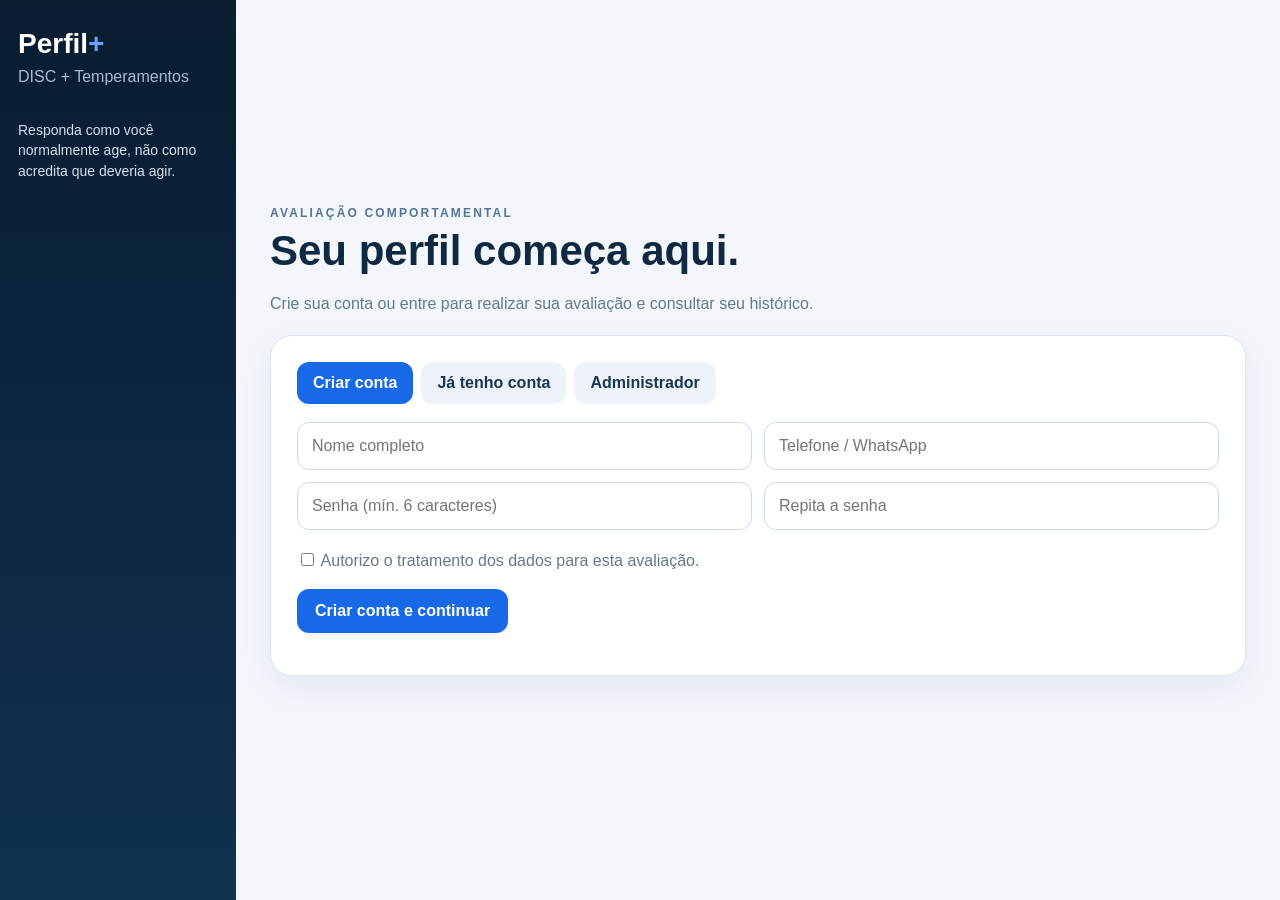
<file: index.html>
<!doctype html>
<html lang="pt-BR">
<head>
<meta charset="utf-8">
<meta name="viewport" content="width=device-width,initial-scale=1">
<title>Perfil+ | Avaliação Comportamental</title>
<style>
:root{--navy:#0b2036;--navy2:#123553;--blue:#1769e8;--blue2:#5d9cff;--bg:#f3f6fb;--line:#dfe7f1;--text:#102942;--muted:#66788d;--green:#1f9d62;--yellow:#d89a15;--red:#cf3b3b;--gold:#c89a42}
*{box-sizing:border-box}body{margin:0;font-family:Inter,Arial,sans-serif;background:var(--bg);color:var(--text)}button,input,select{font:inherit}.app{min-height:100vh;display:grid;grid-template-columns:236px 1fr}.side{background:linear-gradient(180deg,#091c30,#103250);color:#fff;padding:28px 18px;position:sticky;top:0;height:100vh}.brand{font-size:28px;font-weight:900}.brand i{color:#66a4ff;font-style:normal}.sideSub{color:#a8bbce;margin-top:8px}.sideText{margin-top:34px;color:#d4e1ed;line-height:1.45;font-size:14px}.logout{margin-top:32px;background:none;border:0;color:#b9cad9;cursor:pointer;padding:0}.main{padding:34px;max-width:1240px;width:100%;margin:auto}.hidden{display:none!important}.ey{font-size:12px;letter-spacing:.18em;font-weight:900;color:#54749a}h1{font-size:42px;margin:7px 0 8px}h2,h3{color:#122f4d}.muted{color:var(--muted);line-height:1.6}.card{background:#fff;border:1px solid var(--line);border-radius:22px;padding:26px;margin:18px 0;box-shadow:0 12px 34px #173b6010}.btn{border:0;border-radius:12px;padding:13px 18px;font-weight:800;cursor:pointer;background:var(--blue);color:#fff}.secondary{background:#eaf1f8;color:#17324f}.danger{background:#fff1f1;color:#b92b2b;border:1px solid #f2cece}.ghostDanger{background:#fff;color:#b92b2b;border:1px solid #efcaca}.tabs{display:flex;gap:8px;flex-wrap:wrap}.tabs button{border:0;border-radius:12px;padding:12px 16px;font-weight:800;background:#edf3f9;color:#183653;cursor:pointer}.tabs .on{background:var(--blue);color:#fff}.fields{display:grid;grid-template-columns:1fr 1fr;gap:12px;margin:18px 0}input,select{padding:14px;border:1px solid #ccd8e6;border-radius:12px;background:#fff;color:var(--text);width:100%}.progress{height:9px;background:#dde6f0;border-radius:99px;overflow:hidden}.progress i{display:block;height:100%;background:var(--blue)}.q{font-size:25px;line-height:1.35}.scale{display:grid;grid-template-columns:repeat(5,1fr);gap:10px}.choice{border:1px solid #dce5ef;border-radius:15px;padding:14px 8px;text-align:center;cursor:pointer;background:#fff}.choice.sel{background:#eef5ff;border-color:#2678f2;box-shadow:0 0 0 2px #2678f21c}.emoji{font-size:28px}.actions{display:flex;justify-content:space-between;gap:10px}.line{display:flex;justify-content:space-between;gap:14px}.mini{height:8px;background:#e7edf4;border-radius:9px;overflow:hidden}.mini i{display:block;height:100%;background:linear-gradient(90deg,#1769e8,#5d9cff)}.score{margin:13px 0}.note{padding:14px 16px;background:#fff8dd;border:1px solid #f1dfa0;border-radius:12px;color:#6e590b;line-height:1.5}
/* participante */
.historyItem{display:flex;align-items:center;justify-content:space-between;gap:16px;padding:16px 0;border-bottom:1px solid #e8eef5}.historyItem:last-child{border-bottom:0}.historyMeta{display:flex;gap:10px;flex-wrap:wrap;margin-top:6px}.badge{display:inline-flex;align-items:center;border-radius:999px;padding:6px 10px;font-size:12px;font-weight:800}.bDone{background:#eaf8f0;color:#18784b}.bDoing{background:#fff5dc;color:#9a6a00}.bDisc{background:#edf4ff;color:#1559b7}.bTemp{background:#f4edff;color:#6c45a8}
/* admin */
.adminHero{display:flex;align-items:flex-end;justify-content:space-between;gap:20px;margin-bottom:20px}.adminHero p{margin:0;color:var(--muted)}.adminMark{width:54px;height:54px;border-radius:18px;background:linear-gradient(145deg,var(--navy),#1d5683);color:#fff;display:flex;align-items:center;justify-content:center;font-size:25px;box-shadow:0 14px 30px #0b203624}.kpis{display:grid;grid-template-columns:repeat(4,1fr);gap:14px}.kpi{background:linear-gradient(145deg,#fff,#fbfdff);border:1px solid var(--line);border-radius:20px;padding:20px;position:relative;overflow:hidden;box-shadow:0 12px 30px #173b6009}.kpi:after{content:'';position:absolute;width:70px;height:70px;border-radius:50%;right:-26px;top:-26px;background:#1769e80a}.kpiIcon{width:38px;height:38px;border-radius:12px;background:#eef5ff;display:flex;align-items:center;justify-content:center;margin-bottom:12px}.kpiLabel{color:#73869a;font-size:13px}.kpi b{font-size:31px;display:block;margin-top:2px}.adminToolbar{background:#fff;border:1px solid var(--line);border-radius:22px;padding:18px;margin:20px 0 14px;box-shadow:0 12px 30px #173b6008}.toolbarTop{display:grid;grid-template-columns:1.5fr .8fr .8fr .8fr auto;gap:10px}.resultCount{font-size:13px;color:#718196;margin:12px 2px 0}.adminList{display:grid;gap:12px}.personCard{background:#fff;border:1px solid var(--line);border-radius:20px;padding:18px;display:grid;grid-template-columns:minmax(220px,1.5fr) minmax(120px,.7fr) minmax(120px,.7fr) minmax(130px,.8fr) auto;gap:16px;align-items:center;box-shadow:0 10px 26px #173b6008;transition:.15s}.personCard:hover{transform:translateY(-1px);box-shadow:0 16px 34px #173b6011}.personName{font-weight:900;font-size:16px}.personPhone{font-size:13px;color:#718196;margin-top:4px}.labelTiny{display:block;font-size:11px;text-transform:uppercase;letter-spacing:.08em;color:#8293a5;margin-bottom:5px}.personActions{display:flex;gap:7px;justify-content:flex-end;flex-wrap:wrap}.smallBtn{border:0;border-radius:10px;padding:9px 11px;font-weight:800;cursor:pointer;font-size:12px}.viewBtn{background:#eaf2ff;color:#1769e8}.deleteBtn{background:#fff0f0;color:#bc3030}.deleteUserBtn{background:#fff;color:#bc3030;border:1px solid #efcaca}.empty{background:#fff;border:1px dashed #cad6e4;border-radius:18px;padding:34px;text-align:center;color:#718196}
/* relatório */
.heroResult{background:radial-gradient(circle at 88% 18%,#2f72b94d,transparent 28%),linear-gradient(145deg,#0c2037,#173c61);color:#fff;border-radius:26px;padding:34px;box-shadow:0 22px 50px #0c203729}.heroResult h2,.heroResult h3{color:#fff;margin:8px 0}.heroResult h2{font-size:38px}.resultBadge{display:inline-flex;padding:8px 12px;border:1px solid #ffffff29;background:#ffffff10;border-radius:999px;font-size:12px;font-weight:900;letter-spacing:.08em}.chips{display:flex;flex-wrap:wrap;gap:8px;margin-top:18px}.chip{padding:8px 11px;border-radius:999px;background:#ffffff12;border:1px solid #ffffff20;color:#eaf4ff;font-size:12px;font-weight:800}.reportGrid{display:grid;grid-template-columns:1fr 1fr;gap:18px;margin-top:18px}.resultPanel{background:#fff;border:1px solid var(--line);border-radius:20px;padding:22px;box-shadow:0 10px 28px #18344e0a}.sectionHead{margin:34px 0 14px}.sectionHead small{display:block;color:#1769e8;font-weight:900;letter-spacing:.13em;font-size:11px;margin-bottom:5px}.sectionHead h2{font-size:28px;margin:0}.profileGrid{display:grid;grid-template-columns:repeat(2,1fr);gap:14px}.featureCard{background:#fff;border:1px solid var(--line);border-radius:18px;padding:20px;min-height:155px}.featureIcon{width:38px;height:38px;display:flex;align-items:center;justify-content:center;border-radius:12px;background:#edf4ff;font-size:19px;margin-bottom:12px}.featureCard h3{font-size:17px;margin:0 0 8px}.featureCard p{margin:0;color:#60748b;line-height:1.6}.strengthGrid{display:grid;grid-template-columns:1fr 1fr;gap:14px}.strengthBox,.attentionBox{border-radius:18px;padding:20px}.strengthBox{background:#effaf4;border:1px solid #ccebd9}.attentionBox{background:#fff7ef;border:1px solid #f0dac4}.cleanList{padding-left:19px;margin:10px 0 0}.cleanList li{margin:8px 0;line-height:1.45}.temperamentHero{background:linear-gradient(135deg,#f5f1ff,#eef6ff);border:1px solid #dcd9f4;border-radius:22px;padding:24px}.temperamentLabel{font-size:11px;font-weight:900;letter-spacing:.14em;color:#6b5db7}.comboBox{margin-top:18px;border-radius:18px;padding:20px;background:#0f2944;color:#eaf4ff}.comboBox h3{color:#fff;margin-top:0}.reportActions{display:flex;justify-content:flex-end;gap:10px;margin:18px 0}.reportFoot{margin-top:22px;font-size:12px;color:#718196;line-height:1.5}.infoGrid{display:grid;grid-template-columns:repeat(3,1fr);gap:12px}.infoBox{padding:15px;border:1px solid #e0e8f1;border-radius:14px;background:#fbfdff}.infoBox span{display:block;color:#718196;font-size:12px;margin-bottom:6px}.officeGrid{display:grid;grid-template-columns:repeat(2,1fr);gap:14px}.officeCard{background:linear-gradient(145deg,#fff,#f7faff);border:1px solid #dce6f2;border-radius:18px;padding:20px;position:relative;overflow:hidden}.officeCard:before{content:'';position:absolute;left:0;top:0;bottom:0;width:4px;background:#1769e8}.managerNote{margin-top:14px;background:#eef5ff;border:1px solid #d2e3fb;border-radius:18px;padding:20px}.doDont{display:grid;grid-template-columns:1fr 1fr;gap:14px;margin-top:14px}.doBox,.dontBox{border-radius:18px;padding:18px}.doBox{background:#effaf4;border:1px solid #ccebd9}.dontBox{background:#fff4f1;border:1px solid #f2d0c7}.adminOnly{border:2px solid #d9e7f8;border-radius:24px;padding:22px;margin-top:26px;background:#f9fbfe}.adminOnlyTitle{display:flex;align-items:center;gap:10px;margin-bottom:4px}.adminOnlyTitle span{width:34px;height:34px;border-radius:10px;background:#0f2944;color:#fff;display:flex;align-items:center;justify-content:center}.adminOnlyTitle h2{margin:0}.adminOnly>p{margin-top:4px;color:#718196}.detailTopActions{display:flex;gap:10px;flex-wrap:wrap;justify-content:space-between;align-items:center}.detailDanger{display:flex;gap:8px;flex-wrap:wrap}
@media print{.side,.reportActions,.btn,.detailTopActions,.adminOnly{display:none!important}.app{display:block}.main{max-width:none;padding:0}.card,.resultPanel,.featureCard{box-shadow:none;break-inside:avoid}.heroResult{box-shadow:none}}
@media(max-width:980px){.toolbarTop{grid-template-columns:1fr 1fr}.kpis{grid-template-columns:1fr 1fr}.personCard{grid-template-columns:1fr 1fr}.personActions{justify-content:flex-start}}
@media(max-width:680px){.app{grid-template-columns:1fr}.side{height:auto;position:relative;padding:17px}.sideText{display:none}.main{padding:20px 12px}.fields,.reportGrid,.profileGrid,.strengthGrid,.infoGrid,.officeGrid,.doDont,.toolbarTop,.personCard{grid-template-columns:1fr}.scale{grid-template-columns:1fr}.kpis{grid-template-columns:1fr 1fr}h1{font-size:32px}.adminHero{align-items:flex-start}.adminMark{display:none}.personActions{justify-content:flex-start}.heroResult{padding:24px}.heroResult h2{font-size:30px}.historyItem{align-items:flex-start;flex-direction:column}}
</style>
</head>
<body>
<div class="app">
<aside class="side"><div class="brand">Perfil<i>+</i></div><div class="sideSub">DISC + Temperamentos</div><div class="sideText">Responda como você normalmente age, não como acredita que deveria agir.</div><button id="logout" class="logout hidden">Sair</button></aside>
<main class="main">
<section id="auth"><div class="ey">AVALIAÇÃO COMPORTAMENTAL</div><h1>Seu perfil começa aqui.</h1><p class="muted">Crie sua conta ou entre para realizar sua avaliação e consultar seu histórico.</p><div class="card"><div class="tabs"><button id="tc" class="on">Criar conta</button><button id="tl">Já tenho conta</button><button id="ta">Administrador</button></div><div id="create"><div class="fields"><input id="rn" placeholder="Nome completo"><input id="rp" placeholder="Telefone / WhatsApp"><input id="rs" type="password" placeholder="Senha (mín. 6 caracteres)"><input id="rs2" type="password" placeholder="Repita a senha"></div><label class="muted"><input id="cons" type="checkbox" style="width:auto"> Autorizo o tratamento dos dados para esta avaliação.</label><p><button class="btn" id="register">Criar conta e continuar</button></p></div><div id="login" class="hidden"><div class="fields"><input id="lp" placeholder="Telefone"><input id="ls" type="password" placeholder="Senha"></div><button class="btn" id="enter">Entrar</button></div><div id="adminLogin" class="hidden"><div class="fields"><input id="ap" placeholder="Telefone do administrador"><input id="as" type="password" placeholder="Senha"></div><button class="btn" id="adminEnter">Entrar no painel</button></div></div></section>
<section id="home" class="hidden"><div class="ey">ÁREA DO PARTICIPANTE</div><h1>Olá, <span id="name"></span>.</h1><div class="card"><h2>Avaliação comportamental</h2><p class="muted">48 questões • DISC + quatro temperamentos • aproximadamente 10–15 minutos.</p><button class="btn" id="start">Iniciar / continuar avaliação</button></div><div class="card"><h2>Meu histórico</h2><div id="history"></div></div></section>
<section id="test" class="hidden"><div class="ey">AVALIAÇÃO</div><h1>Responda com sinceridade.</h1><div class="card"><div class="line"><b id="qc"></b><span id="pct"></span></div><div class="progress"><i id="bar"></i></div><h2 class="q" id="question"></h2><p class="muted">Quanto você concorda com esta afirmação?</p><div id="scale" class="scale"></div></div><div class="actions"><button class="btn secondary" id="prev">← Anterior</button><button class="btn" id="next">Próxima →</button></div></section>
<section id="done" class="hidden"><div class="ey">ANÁLISE COMPORTAMENTAL</div><h1>Seu resultado</h1><div id="report"></div><button class="btn secondary" id="back">Voltar</button></section>
<section id="admin" class="hidden"><div class="adminHero"><div><div class="ey">PAINEL ADMINISTRATIVO</div><h1>Gestão de perfis</h1><p>Acompanhe avaliações, resultados e histórico dos participantes.</p></div><div class="adminMark">⌁</div></div><div class="kpis" id="kpis"></div><div class="adminToolbar"><div class="toolbarTop"><input id="search" placeholder="Buscar por nome ou telefone"><select id="filterStatus"><option value="">Todos os status</option><option value="concluida">Concluídas</option><option value="em_andamento">Em andamento</option></select><select id="filterDisc"><option value="">Todos os DISC</option><option>Dominância</option><option>Influência</option><option>Estabilidade</option><option>Conformidade</option></select><select id="filterTemp"><option value="">Todos os temperamentos</option><option>Colérico</option><option>Sanguíneo</option><option>Melancólico</option><option>Fleumático</option></select><button class="btn secondary" id="export">Exportar CSV</button></div><div id="resultCount" class="resultCount"></div></div><div id="adminList" class="adminList"></div></section>
<section id="adminDetail" class="hidden"><div class="detailTopActions"><button class="btn secondary" id="detailBack">← Voltar ao painel</button><div class="detailDanger"><button class="btn danger" id="detailDeleteTest">Excluir teste</button><button class="btn ghostDanger" id="detailDeleteUser">Excluir cadastro</button></div></div><div class="ey" style="margin-top:28px">DETALHES DO PARTICIPANTE</div><h1 id="detailName"></h1><div id="detailContent"></div></section>
</main></div>
<script>
const URL='https://suuaatnkfyfoqotkrjco.supabase.co',KEY='sb_publishable_rZbPjxi-sUrCzxh5SHd2VQ_t8WMvowl';
const qs=['Quando surge um problema, tenho tendência a assumir a frente para resolvê-lo.','Tenho facilidade para conversar e criar conexão com pessoas que acabei de conhecer.','Prefiro trabalhar em um ambiente estável, com poucas mudanças inesperadas.','Antes de entregar algo importante, costumo conferir os detalhes mais de uma vez.','Quando acredito que uma decisão está errada, não tenho dificuldade em me posicionar.','Costumo demonstrar entusiasmo quando uma ideia me agrada.','Tenho paciência para acompanhar processos que levam bastante tempo.','Fico incomodado quando um trabalho é realizado sem critérios claros de qualidade.','Competição costuma aumentar minha vontade de alcançar um resultado.','Normalmente sou uma das pessoas que mais conversa quando estou em grupo.','Mudanças repentinas podem me tirar do meu ritmo.','Gosto de entender bem uma situação antes de tomar uma decisão importante.','Em situações de pressão, prefiro agir rapidamente a esperar todas as informações.','Tenho facilidade para demonstrar minhas emoções e opiniões.','Geralmente consigo manter a calma quando outras pessoas estão agitadas.','Tenho tendência a perceber erros e inconsistências que outras pessoas deixam passar.','Quando existe um objetivo difícil, gosto do desafio de tentar conquistá-lo.','Sinto-me energizado quando estou interagindo com várias pessoas.','Prefiro resolver conflitos de maneira tranquila em vez de confrontar imediatamente.','Quando recebo uma tarefa nova, gosto de entender exatamente o que é esperado.','Não gosto de depender excessivamente da decisão de outras pessoas para avançar.','É comum eu contar histórias, brincar ou tornar o ambiente mais descontraído.','Consigo manter uma rotina por bastante tempo sem me incomodar.','Costumo analisar consequências antes de fazer algo que possa dar errado.','Se ninguém tomar uma decisão, provavelmente eu tomarei.','Conhecer pessoas novas costuma ser algo natural para mim.','Sou uma pessoa que os outros geralmente consideram paciente.','Organização e planejamento fazem diferença na qualidade do meu trabalho.','Quando tenho convicção sobre algo, posso ser bastante firme para defendê-lo.','Normalmente demonstro rapidamente quando estou animado com alguma coisa.','Prefiro cooperação a competição dentro de uma equipe.','Erros pequenos podem me incomodar mesmo quando o resultado geral ficou bom.','Resultados são mais importantes para mim do que manter um processo exatamente como sempre foi feito.','Tenho facilidade para convencer outras pessoas quando acredito em uma ideia.','Procuro evitar decisões impulsivas quando existe tempo para analisar.','Gosto de trabalhar com padrões, informações e critérios bem definidos.','Em uma discussão profissional, consigo dizer diretamente que discordo.','Gosto de ambientes movimentados e com bastante interação.','Costumo ouvir bastante antes de expressar minha própria opinião.','Antes de concluir uma tarefa complexa, verifico se tudo está correto.','Quando algo está impedindo um resultado, tento remover o obstáculo rapidamente.','Tenho facilidade para motivar ou empolgar outras pessoas.','Pessoas próximas costumam me considerar constante e previsível nas minhas atitudes.','Quando recebo informações contraditórias, procuro investigar antes de chegar a uma conclusão.','Normalmente prefiro assumir responsabilidade por uma decisão a deixar que a situação fique indefinida.','Em grupos novos, geralmente não demora muito para eu começar a participar das conversas.','Mesmo quando estou sob pressão, procuro não mudar bruscamente minha maneira de tratar as pessoas.','Tenho tendência a estabelecer padrões altos para aquilo que faço.'];
const $=x=>document.getElementById(x),ids=['auth','home','test','done','admin','adminDetail'];let me,token,aid,idx=0,ans=Array(48).fill(null),currentDetail=null,myHistory=[];
async function rpc(n,b){const r=await fetch(URL+'/rest/v1/rpc/'+n,{method:'POST',headers:{'Content-Type':'application/json',apikey:KEY,Authorization:'Bearer '+KEY},body:JSON.stringify(b||{})});let d;try{d=await r.json()}catch{}if(!r.ok)throw Error(d?.message||'Erro de conexão');return d}
function show(x){ids.forEach(i=>$(i).classList.toggle('hidden',i!==x));$('logout').classList.toggle('hidden',x==='auth')}
function phone(x){return String(x||'').replace(/\D/g,'')}function esc(x){return String(x??'').replace(/[&<>"']/g,m=>({'&':'&amp;','<':'&lt;','>':'&gt;','"':'&quot;',"'":'&#039;'}[m]))}
function tabs(x){[['create','tc'],['login','tl'],['adminLogin','ta']].forEach(([a,b])=>{$(a).classList.toggle('hidden',a!==x);$(b).classList.toggle('on',a===x)})}
$('tc').onclick=()=>tabs('create');$('tl').onclick=()=>tabs('login');$('ta').onclick=()=>tabs('adminLogin');
async function signin(p,s,admin=false){const d=await rpc('validar_login',{p_telefone:phone(p),p_senha:s}),x=d?.[0];if(!x)throw Error('Login inválido');if(admin&&x.tipo!=='admin')throw Error('Conta sem acesso administrativo');me=x;token=x.token;sessionStorage.setItem('perfilSession',JSON.stringify({me,token}))}
$('register').onclick=async()=>{try{if($('rn').value.trim().length<3||phone($('rp').value).length<8||$('rs').value.length<6||$('rs').value!==$('rs2').value||!$('cons').checked)throw Error('Confira os dados preenchidos.');await rpc('cadastrar_participante',{p_nome:$('rn').value.trim(),p_telefone:phone($('rp').value),p_senha:$('rs').value});await signin($('rp').value,$('rs').value);home()}catch(e){alert(e.message)}};
$('enter').onclick=async()=>{try{await signin($('lp').value,$('ls').value);home()}catch(e){alert(e.message)}};$('adminEnter').onclick=async()=>{try{await signin($('ap').value,$('as').value,true);show('admin');admin()}catch(e){alert(e.message)}};$('logout').onclick=()=>{sessionStorage.clear();me=token=null;show('auth')};
async function home(){show('home');$('name').textContent=(me.nome_completo||'Participante').split(' ')[0];const r=await rpc('minhas_avaliacoes',{p_token:token});myHistory=r;const completed=r.filter(x=>x.status==='concluida').sort((a,b)=>new Date(b.concluido_em||b.iniciado_em)-new Date(a.concluido_em||a.iniciado_em));let lock='';if(completed.length){const d=new Date(completed[0].concluido_em||completed[0].iniciado_em),next=new Date(d);next.setMonth(next.getMonth()+6);if(next>new Date()){lock='<div class="note" style="margin-top:14px">Nova avaliação disponível a partir de <b>'+next.toLocaleDateString('pt-BR')+'</b>.</div>';$('start').disabled=true;$('start').style.opacity='.55'}else{$('start').disabled=false;$('start').style.opacity='1'}}else{$('start').disabled=false;$('start').style.opacity='1'}$('history').innerHTML=(r.length?r.map((x,i)=>'<div class="historyItem"><div><b>'+new Date(x.iniciado_em).toLocaleDateString('pt-BR')+'</b><div class="historyMeta">'+(x.status==='concluida'?'<span class="badge bDone">Concluída</span><span class="badge bDisc">'+esc(x.perfil_disc)+'</span><span class="badge bTemp">'+esc(x.temperamento_principal)+'</span>':'<span class="badge bDoing">Em andamento</span>')+'</div></div>'+(x.status==='concluida'?'<button class="smallBtn viewBtn" onclick="openMyReport('+i+')">Ver minha análise</button>':'')+'</div>').join(''):'<p class="muted">Nenhuma avaliação ainda.</p>')+lock}
window.openMyReport=function(i){const r=myHistory[i];if(!r||r.status!=='concluida')return;$('report').innerHTML=report(r,false);show('done');window.scrollTo(0,0)};
$('start').onclick=async()=>{if($('start').disabled)return;try{aid=await rpc('iniciar_avaliacao',{p_token:token});idx=0;ans=Array(48).fill(null);show('test');render()}catch(e){alert(e.message)}};
const labels=['Discordo totalmente','Discordo','Às vezes / depende','Concordo','Concordo totalmente'],emoji=['😠','🙁','😐','🙂','😄'];function render(){const n=ans.filter(Boolean).length;$('qc').textContent='Questão '+(idx+1)+' de 48';$('pct').textContent=Math.round(n/48*100)+'%';$('bar').style.width=(n/48*100)+'%';$('question').textContent=qs[idx];$('scale').innerHTML=[1,2,3,4,5].map((v,i)=>'<div class="choice '+(ans[idx]===v?'sel':'')+'" data-v="'+v+'"><div class="emoji">'+emoji[i]+'</div><b>'+labels[i]+'</b></div>').join('');document.querySelectorAll('.choice').forEach(x=>x.onclick=()=>{ans[idx]=+x.dataset.v;render()});$('prev').disabled=idx===0;$('next').textContent=idx===47?'Finalizar ✓':'Próxima →'}
$('prev').onclick=()=>{if(idx){idx--;render()}};$('next').onclick=async()=>{if(!ans[idx])return alert('Selecione uma resposta.');try{await rpc('salvar_resposta',{p_token:token,p_avaliacao:aid,p_questao:idx+1,p_resposta:ans[idx]});if(idx<47){idx++;render()}else{await rpc('finalizar_avaliacao',{p_token:token,p_avaliacao:aid});const r=(await rpc('minhas_avaliacoes',{p_token:token})).find(x=>x.id===aid);$('report').innerHTML=report(r,false);show('done')}}catch(e){alert(e.message)}};
function bars(r,a){const x=a?[['Dominância',r.dominancia],['Influência',r.influencia],['Estabilidade',r.estabilidade],['Conformidade',r.conformidade]]:[['Colérico',r.colerico],['Sanguíneo',r.sanguineo],['Melancólico',r.melancolico],['Fleumático',r.fleumatico]];return x.map(z=>'<div class="score"><div class="line"><span>'+z[0]+'</span><b>'+Number(z[1]||0)+'%</b></div><div class="mini"><i style="width:'+Number(z[1]||0)+'%"></i></div></div>').join('')}
const disc={
'Dominância':{tag:'Orientado a resultado e ação',keywords:['Determinado','Direto','Competitivo','Ágil'],summary:'Tende a agir com objetividade, velocidade e foco em superar obstáculos. Prefere autonomia, metas claras e liberdade para decidir como chegar ao resultado.',strengths:['Rapidez para decidir sob pressão','Coragem para enfrentar problemas difíceis','Foco em metas e produtividade','Facilidade para assumir responsabilidade'],attention:['Pode demonstrar impaciência','Pode decidir antes de ouvir todas as perspectivas','Pode ser direto demais para alguns interlocutores','Pode perder interesse em tarefas repetitivas'],communication:'Prefere comunicação curta, clara e orientada ao que precisa ser feito.',decision:'Tende a decidir com rapidez e foco em impacto. Ganha qualidade ao validar riscos e ouvir outras perspectivas.',team:'Costuma acelerar o grupo e desafiar acomodação. Funciona melhor com responsabilidades e metas claras.',leadership:'Tende a estabelecer ritmo e cobrar responsabilidade. O desenvolvimento passa por equilibrar firmeza com escuta.',pressure:'Sob pressão, pode ficar mais controlador e impaciente.',environment:'Ambientes com autonomia, metas e desafios tendem a favorecer o desempenho.',development:'Pratique escuta ativa, delegação real, validação de riscos e adaptação do tom.'},
'Influência':{tag:'Orientado a pessoas e mobilização',keywords:['Comunicativo','Entusiasmado','Persuasivo','Sociável'],summary:'Tende a buscar interação, reconhecimento, conexão e movimento. Pode gerar energia social e envolver pessoas em ideias.',strengths:['Facilidade para criar conexão','Capacidade de entusiasmar pessoas','Boa adaptação social','Persuasão e expressão de ideias'],attention:['Pode perder foco em detalhes','Pode assumir compromissos demais','Pode evitar tarefas repetitivas','Pode decidir pelo entusiasmo do momento'],communication:'Prefere conversas abertas, dinâmicas e com interação.',decision:'Tende a considerar pessoas, possibilidades e clima do ambiente. Registrar critérios e prazos melhora a decisão.',team:'Costuma fortalecer o clima e aproximar pessoas.',leadership:'Tende a inspirar e comunicar visão. Precisa equilibrar proximidade com acompanhamento.',pressure:'Sob pressão, pode se dispersar ou buscar validação externa.',environment:'Ambientes colaborativos e com variedade tendem a favorecer seu desempenho.',development:'Use rotinas de acompanhamento, registre compromissos e aprofunde a escuta.'},
'Estabilidade':{tag:'Orientado a constância e cooperação',keywords:['Paciente','Leal','Constante','Cooperativo'],summary:'Tende a valorizar previsibilidade, harmonia, continuidade e segurança nas relações.',strengths:['Paciência e consistência','Capacidade de ouvir e apoiar','Lealdade a equipes','Equilíbrio em ambientes tensos'],attention:['Pode adiar conversas difíceis','Pode demorar a reagir a mudanças','Pode aceitar carga excessiva','Pode manter métodos conhecidos por tempo demais'],communication:'Prefere comunicação respeitosa, clara e sem pressão desnecessária.',decision:'Tende a decidir com cuidado e consideração pelos impactos nas pessoas.',team:'Costuma ser um ponto de equilíbrio e confiança.',leadership:'Tende a construir segurança e proximidade. Precisa desenvolver assertividade em conflitos necessários.',pressure:'Sob pressão, pode se fechar ou evitar confronto.',environment:'Ambientes organizados, respeitosos e previsíveis tendem a favorecer o desempenho.',development:'Pratique assertividade, tolerância a mudanças e definição de limites.'},
'Conformidade':{tag:'Orientado a qualidade e precisão',keywords:['Analítico','Cuidadoso','Estruturado','Exigente'],summary:'Tende a buscar exatidão, lógica, critérios e qualidade. Costuma observar detalhes, comparar informações e reduzir erros antes de concluir.',strengths:['Análise cuidadosa','Atenção a detalhes','Compromisso com qualidade','Capacidade de investigar antes de concluir'],attention:['Pode gastar tempo demais refinando','Pode hesitar com informação incompleta','Pode parecer excessivamente crítico','Pode sentir desconforto com improviso'],communication:'Prefere informações claras, completas e logicamente organizadas.',decision:'Tende a reunir dados, comparar alternativas e avaliar riscos.',team:'Agrega qualidade, organização e prevenção de erros.',leadership:'Tende a estabelecer padrões e proteger qualidade. Precisa evitar microgestão.',pressure:'Sob pressão, pode revisar demais ou paralisar diante da falta de dados.',environment:'Ambientes com regras claras, autonomia técnica e valorização da qualidade favorecem seu desempenho.',development:'Pratique decisões com informação suficiente, priorização e tolerância ao erro controlado.'}}
const temps={
'Colérico':{label:'Energia para ação, conquista e direção',summary:'No modelo clássico dos quatro temperamentos, o Colérico descreve intensidade, iniciativa, firmeza e orientação para conquista.',traits:['Objetividade e senso de urgência','Autonomia e iniciativa','Firmeza para defender decisões','Busca de resultado e progresso'],strengths:['Age quando outros hesitam','Persistência diante de obstáculos','Facilidade para assumir comando','Foco em execução'],attention:['Pode ser percebido como impaciente','Pode diminuir o espaço dos outros','Pode transformar divergência em disputa','Pode avançar sem processar impactos'],communication:'Tende a falar de forma direta e pragmática.',work:'Costuma se destacar em desafios, metas e situações que exigem iniciativa.',pressure:'Sob pressão, pode aumentar controle, intensidade e cobrança.',development:'Amplie paciência, empatia, escuta e capacidade de envolver pessoas.'},
'Sanguíneo':{label:'Energia social, expressão e entusiasmo',summary:'No modelo clássico, o Sanguíneo descreve sociabilidade, espontaneidade, expressão emocional e busca de experiências estimulantes.',traits:['Expressividade','Sociabilidade','Otimismo','Busca de novidade'],strengths:['Comunicação natural','Bom clima','Facilidade para conhecer pessoas','Criatividade social'],attention:['Pode alternar foco','Pode abandonar rotinas monótonas','Pode falar antes de organizar a ideia','Pode assumir compromissos demais'],communication:'Tende a comunicar com emoção, exemplos e histórias.',work:'Pode se destacar em relacionamento, apresentação, vendas, atendimento e criatividade.',pressure:'Sob pressão, pode se dispersar ou dramatizar.',development:'Desenvolva constância, disciplina de acompanhamento, escuta e conclusão.'},
'Melancólico':{label:'Profundidade, análise, sensibilidade e padrão elevado',summary:'No modelo clássico, o Melancólico representa profundidade, reflexão, sensibilidade, organização e exigência consigo e com aquilo que considera importante. Pode perceber nuances que outros deixam passar e buscar coerência antes de agir.',traits:['Reflexão antes da ação','Atenção a detalhes e incoerências','Sensibilidade a qualidade e justiça','Necessidade de lógica ou propósito','Seriedade com responsabilidades','Maior seletividade para confiar'],strengths:['Profundidade de análise','Planejamento cuidadoso','Compromisso com qualidade','Trabalhos detalhados e estruturados','Boa memória para fatos e padrões','Lealdade nos vínculos importantes'],attention:['Pode transformar excelência em perfeccionismo','Pode revisar excessivamente','Pode ruminar críticas ou erros','Pode reagir mal a mudanças mal explicadas','Pode ser muito exigente consigo','Pode se retrair em ambientes caóticos'],communication:'Prefere comunicação clara, respeitosa e com conteúdo. Valoriza o porquê e não gosta de pressão por respostas imediatas em assuntos complexos.',work:'Pode se destacar em análise, planejamento, estratégia, revisão, pesquisa, qualidade e documentação.',pressure:'Sob pressão, pode intensificar análise, autocobrança e preocupação com erros.',development:'Aprenda a distinguir excelência de perfeição, colocar prazo na análise, comunicar incômodos cedo e reconhecer progresso.'},
'Fleumático':{label:'Equilíbrio, serenidade e estabilidade',summary:'No modelo clássico, o Fleumático descreve calma, moderação, observação e busca de harmonia.',traits:['Calma','Boa escuta','Estabilidade','Preferência por harmonia'],strengths:['Mediação de conflitos','Paciência','Confiabilidade em rotinas','Equilíbrio sob tensão'],attention:['Pode adiar posicionamentos difíceis','Pode evitar mudanças','Pode parecer distante','Pode concordar sem expor objeções'],communication:'Tende a falar de forma tranquila e ponderada.',work:'Contribui bem em funções que exigem consistência, cooperação e continuidade.',pressure:'Sob pressão, pode se retrair ou postergar confronto.',development:'Desenvolva assertividade, iniciativa e exposição de opinião.'}}
const office={
'Dominância':{demand:'Passe a demanda de forma objetiva: resultado esperado, prazo, autonomia e o que é inegociável.',orientation:'Explique objetivo e critérios principais; evite microgerenciar. Combine checkpoints curtos.',correction:'Corrija em privado, diretamente e com fatos. Mostre impacto, padrão esperado e próximo passo.',followup:'Acompanhe por entregas e marcos objetivos.',do:['Dê autonomia com responsabilidade','Seja direto sobre prioridade e prazo','Reconheça resultado concreto'],dont:['Microgerenciar','Fazer correção vaga','Alongar reuniões sem decisão']},
'Influência':{demand:'Explique por que a demanda importa e confirme por escrito prazo, formato e prioridade.',orientation:'Ensine de forma interativa, mas termine com síntese objetiva do que fazer e até quando.',correction:'Preserve a relação, mas seja específico sobre comportamento, impacto e ação corretiva.',followup:'Use checkpoints visíveis e curtos.',do:['Explique impacto','Registre combinados','Reconheça contribuição'],dont:['Confiar só no verbal','Corrigir em público','Deixar prioridades demais']},
'Estabilidade':{demand:'Passe a demanda com clareza, contexto, previsibilidade e prazo.',orientation:'Oriente com sequência e dê espaço explícito para perguntas.',correction:'Corrija em tom calmo, privado e específico.',followup:'Acompanhe com constância e previsibilidade.',do:['Avise mudanças','Crie segurança para perguntas','Seja constante'],dont:['Pressionar sem explicar','Confundir silêncio com concordância','Mudar regra toda hora']},
'Conformidade':{demand:'Passe objetivo, critérios, prazo, referências e padrão esperado.',orientation:'Oriente com lógica, exemplos e critérios de qualidade.',correction:'Corrija com fatos e critérios previamente combinados; evite feedback genérico.',followup:'Acompanhe por critérios objetivos e limite o nível de aprofundamento quando necessário.',do:['Defina padrão e referência','Explique o porquê da correção','Separe erro crítico de detalhe'],dont:['Mudar critério depois','Dar feedback genérico','Pressionar sem dados mínimos']}}
function list(a){return '<ul class="cleanList">'+a.map(x=>'<li>'+esc(x)+'</li>').join('')+'</ul>'}
function report(r,adminMode){if(!r||r.status!=='concluida')return '<div class="card"><div class="note">Esta avaliação ainda está em andamento. Os resultados completos serão exibidos após a conclusão das 48 questões.</div></div>';const d=disc[r.perfil_disc]||disc.Dominância,t=temps[r.temperamento_principal]||temps.Colérico,o=office[r.perfil_disc]||office.Dominância,sec=r.temperamento_secundario||'—';let h='<div class="reportActions"><button class="btn secondary" onclick="window.print()">Imprimir análise</button></div><div class="heroResult"><div class="resultBadge">PERFIL COMPORTAMENTAL</div><h2>'+esc(r.perfil_disc)+'</h2><h3>'+esc(r.temperamento_principal)+' como temperamento predominante</h3><p style="color:#c8d9ea;max-width:760px;line-height:1.65">'+esc(d.tag)+' • '+esc(t.label)+'</p><div class="chips">'+d.keywords.map(x=>'<span class="chip">'+esc(x)+'</span>').join('')+'</div></div><div class="reportGrid"><div class="resultPanel"><h3>Mapa DISC</h3>'+bars(r,true)+'</div><div class="resultPanel"><h3>Mapa de temperamentos</h3>'+bars(r,false)+'</div></div><div class="sectionHead"><small>LEITURA DISC</small><h2>Como este perfil tende a funcionar</h2></div><div class="resultPanel"><p class="muted" style="font-size:16px">'+esc(d.summary)+'</p></div><div class="strengthGrid"><div class="strengthBox"><h3>Forças naturais</h3>'+list(d.strengths)+'</div><div class="attentionBox"><h3>Pontos de atenção</h3>'+list(d.attention)+'</div></div><div class="profileGrid" style="margin-top:14px"><div class="featureCard"><div class="featureIcon">💬</div><h3>Comunicação</h3><p>'+esc(d.communication)+'</p></div><div class="featureCard"><div class="featureIcon">🧭</div><h3>Tomada de decisão</h3><p>'+esc(d.decision)+'</p></div><div class="featureCard"><div class="featureIcon">🤝</div><h3>Trabalho em equipe</h3><p>'+esc(d.team)+'</p></div><div class="featureCard"><div class="featureIcon">🎯</div><h3>Liderança</h3><p>'+esc(d.leadership)+'</p></div><div class="featureCard"><div class="featureIcon">⚡</div><h3>Sob pressão</h3><p>'+esc(d.pressure)+'</p></div><div class="featureCard"><div class="featureIcon">🏢</div><h3>Ambiente profissional</h3><p>'+esc(d.environment)+'</p></div></div><div class="resultPanel" style="margin-top:14px"><h3>Como potencializar o perfil</h3><p class="muted">'+esc(d.development)+'</p></div><div class="sectionHead"><small>TEMPERAMENTO</small><h2>'+esc(r.temperamento_principal)+'</h2></div><div class="temperamentHero"><div class="temperamentLabel">LEITURA DO TEMPERAMENTO PREDOMINANTE</div><h2>'+esc(t.label)+'</h2><p class="muted" style="font-size:16px">'+esc(t.summary)+'</p></div><div class="profileGrid" style="margin-top:14px"><div class="featureCard"><h3>Características predominantes</h3>'+list(t.traits)+'</div><div class="featureCard"><h3>Forças do temperamento</h3>'+list(t.strengths)+'</div><div class="featureCard"><h3>Pontos de atenção</h3>'+list(t.attention)+'</div><div class="featureCard"><h3>Comunicação</h3><p>'+esc(t.communication)+'</p></div><div class="featureCard"><h3>No trabalho</h3><p>'+esc(t.work)+'</p></div><div class="featureCard"><h3>Reação sob pressão</h3><p>'+esc(t.pressure)+'</p></div></div><div class="resultPanel" style="margin-top:14px"><h3>Desenvolvimento do temperamento</h3><p class="muted">'+esc(t.development)+'</p></div><div class="comboBox"><h3>Combinação observada</h3><p>O resultado combina maior tendência DISC em <b>'+esc(r.perfil_disc)+'</b> com predominância de temperamento <b>'+esc(r.temperamento_principal)+'</b>. O temperamento secundário indicado foi <b>'+esc(sec)+'</b>.</p></div>';
if(adminMode)h+='<div class="adminOnly"><div class="adminOnlyTitle"><span>🔒</span><h2>Orientação de gestão — somente administrador</h2></div><p>Esta seção não aparece para o participante.</p><div class="officeGrid"><div class="officeCard"><h3>📋 Como passar uma demanda</h3><p>'+esc(o.demand)+'</p></div><div class="officeCard"><h3>🧠 Como orientar ou ensinar</h3><p>'+esc(o.orientation)+'</p></div><div class="officeCard"><h3>🗣️ Como corrigir e dar feedback</h3><p>'+esc(o.correction)+'</p></div><div class="officeCard"><h3>✅ Como acompanhar e cobrar</h3><p>'+esc(o.followup)+'</p></div></div><div class="doDont"><div class="doBox"><h3>Faça</h3>'+list(o.do)+'</div><div class="dontBox"><h3>Evite</h3>'+list(o.dont)+'</div></div></div>';
return h+'<div class="reportFoot">Instrumento comportamental informativo. Não constitui diagnóstico psicológico ou avaliação clínica.</div>'}
$('back').onclick=home;
async function admin(){show('admin');const r=await rpc('admin_avaliacoes',{p_token:token});window.dataAdmin=r;renderAdmin()}
function renderAdmin(){const r=window.dataAdmin||[],q=$('search').value.toLowerCase(),st=$('filterStatus').value,di=$('filterDisc').value,te=$('filterTemp').value,v=r.filter(x=>(!q||String(x.nome_completo||'').toLowerCase().includes(q)||phone(x.telefone).includes(phone(q)))&&(!st||x.status===st)&&(!di||x.perfil_disc===di)&&(!te||x.temperamento_principal===te));window.filteredAdmin=v;$('kpis').innerHTML='<div class="kpi"><div class="kpiIcon">👥</div><span class="kpiLabel">Participantes</span><b>'+new Set(r.map(x=>x.telefone)).size+'</b></div><div class="kpi"><div class="kpiIcon">📝</div><span class="kpiLabel">Avaliações</span><b>'+r.length+'</b></div><div class="kpi"><div class="kpiIcon">✓</div><span class="kpiLabel">Concluídas</span><b>'+r.filter(x=>x.status==='concluida').length+'</b></div><div class="kpi"><div class="kpiIcon">◷</div><span class="kpiLabel">Em andamento</span><b>'+r.filter(x=>x.status!=='concluida').length+'</b></div>';$('resultCount').textContent=v.length+' registro'+(v.length===1?'':'s')+' encontrado'+(v.length===1?'':'s');$('adminList').innerHTML=v.length?v.map((x,i)=>'<div class="personCard"><div><div class="personName">'+esc(x.nome_completo)+'</div><div class="personPhone">'+esc(x.telefone)+'</div></div><div><span class="labelTiny">Status</span><span class="badge '+(x.status==='concluida'?'bDone':'bDoing')+'">'+(x.status==='concluida'?'Concluída':'Em andamento')+'</span></div><div><span class="labelTiny">DISC</span><b>'+esc(x.perfil_disc||'—')+'</b></div><div><span class="labelTiny">Temperamento</span><b>'+esc(x.temperamento_principal||'—')+'</b></div><div class="personActions"><button class="smallBtn viewBtn" onclick="openAdminDetail('+i+')">Ver detalhes</button><button class="smallBtn deleteBtn" onclick="deleteTest('+i+')">Excluir teste</button><button class="smallBtn deleteUserBtn" onclick="deleteUser('+i+')">Excluir cadastro</button></div></div>').join(''):'<div class="empty">Nenhum registro encontrado com esses filtros.</div>'}
['search','filterStatus','filterDisc','filterTemp'].forEach(id=>$(id).addEventListener(id==='search'?'input':'change',renderAdmin));
window.openAdminDetail=function(i){const r=(window.filteredAdmin||[])[i];if(!r)return;currentDetail=r;$('detailName').textContent=r.nome_completo||'Participante';const ini=r.iniciado_em?new Date(r.iniciado_em).toLocaleString('pt-BR'):'—',fim=r.concluido_em?new Date(r.concluido_em).toLocaleString('pt-BR'):'—';$('detailContent').innerHTML='<div class="card"><div class="infoGrid"><div class="infoBox"><span>Telefone</span><b>'+esc(r.telefone||'—')+'</b></div><div class="infoBox"><span>Status</span><b>'+(r.status==='concluida'?'Concluída':'Em andamento')+'</b></div><div class="infoBox"><span>Início</span><b>'+ini+'</b></div><div class="infoBox"><span>Conclusão</span><b>'+fim+'</b></div><div class="infoBox"><span>DISC principal</span><b>'+esc(r.perfil_disc||'—')+'</b></div><div class="infoBox"><span>Temperamento</span><b>'+esc(r.temperamento_principal||'—')+'</b></div></div></div>'+report(r,true);show('adminDetail');window.scrollTo(0,0)};
$('detailBack').onclick=()=>{show('admin');window.scrollTo(0,0)};
window.deleteTest=async function(i){const r=(window.filteredAdmin||[])[i];if(!r)return;if(!confirm('Excluir somente este teste de '+r.nome_completo+'? Esta ação não pode ser desfeita.'))return;try{await rpc('admin_excluir_avaliacao',{p_token:token,p_avaliacao:r.id});await admin()}catch(e){alert(e.message)}};
window.deleteUser=async function(i){const r=(window.filteredAdmin||[])[i];if(!r)return;if(!confirm('Excluir o cadastro de '+r.nome_completo+' e TODAS as avaliações vinculadas? Esta ação não pode ser desfeita.'))return;try{await rpc('admin_excluir_participante',{p_token:token,p_telefone:String(r.telefone)});await admin()}catch(e){alert(e.message)}};
$('detailDeleteTest').onclick=async()=>{if(!currentDetail)return;if(!confirm('Excluir somente este teste? Esta ação não pode ser desfeita.'))return;try{await rpc('admin_excluir_avaliacao',{p_token:token,p_avaliacao:currentDetail.id});currentDetail=null;await admin()}catch(e){alert(e.message)}};
$('detailDeleteUser').onclick=async()=>{if(!currentDetail)return;if(!confirm('Excluir este cadastro e TODAS as avaliações vinculadas? Esta ação não pode ser desfeita.'))return;try{await rpc('admin_excluir_participante',{p_token:token,p_telefone:String(currentDetail.telefone)});currentDetail=null;await admin()}catch(e){alert(e.message)}};
$('export').onclick=()=>{const r=window.filteredAdmin||window.dataAdmin||[],csv='Nome;Telefone;Status;DISC;Temperamento\n'+r.map(x=>[x.nome_completo,x.telefone,x.status,x.perfil_disc||'',x.temperamento_principal||''].join(';')).join('\n'),a=document.createElement('a');a.href=URL.createObjectURL(new Blob(['\ufeff'+csv]));a.download='avaliacoes.csv';a.click()};
try{const s=JSON.parse(sessionStorage.getItem('perfilSession')||'null');if(s){me=s.me;token=s.token;me.tipo==='admin'?admin():home()}}catch(e){}
</script>
</body>
</html>
</file>
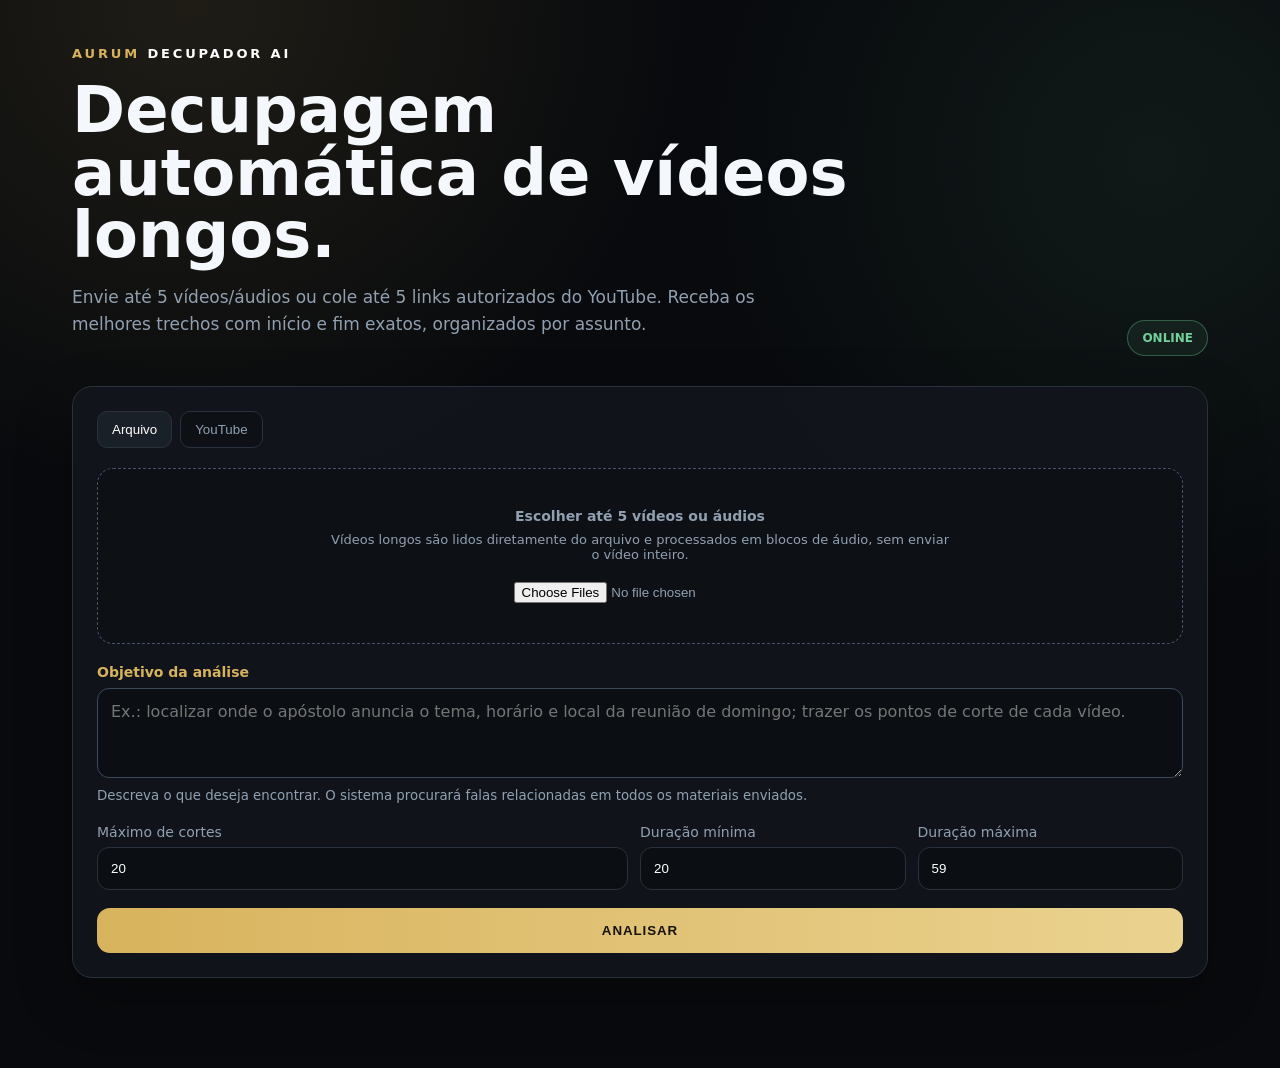
<file: aurum-decupador-web/index.html>
<!doctype html><html lang="pt-BR"><head><meta charset="utf-8"><meta name="viewport" content="width=device-width,initial-scale=1"><title>Aurum Decupador AI</title><link rel="stylesheet" href="style.css"></head><body><main class="shell"><header class="hero"><div><div class="brand">AURUM <span>DECUPADOR AI</span></div><h1>Decupagem automática de vídeos longos.</h1><p>Envie até 5 vídeos/áudios ou cole até 5 links autorizados do YouTube. Receba os melhores trechos com início e fim exatos, organizados por assunto.</p></div><div class="badge">ONLINE</div></header><section class="panel"><div class="tabs"><button class="tab active" data-tab="file">Arquivo</button><button class="tab" data-tab="youtube">YouTube</button></div><div id="filePane" class="pane active"><label class="drop"><strong>Escolher até 5 vídeos ou áudios</strong><span>Vídeos longos são lidos diretamente do arquivo e processados em blocos de áudio, sem enviar o vídeo inteiro.</span><input id="fileInput" type="file" accept="video/*,audio/*" multiple></label></div><div id="youtubePane" class="pane"><label>Links do YouTube (um por linha, até 5)<textarea id="youtubeUrl" rows="5" placeholder="https://www.youtube.com/watch?v=...&#10;https://www.youtube.com/watch?v=..."></textarea></label><label class="check"><input id="rights" type="checkbox"> Confirmo que tenho autorização para processar este conteúdo.</label></div><div class="objectiveField"><label for="analysisObjective">Objetivo da análise</label><textarea id="analysisObjective" rows="3" placeholder="Ex.: localizar onde o apóstolo anuncia o tema, horário e local da reunião de domingo; trazer os pontos de corte de cada vídeo."></textarea><small>Descreva o que deseja encontrar. O sistema procurará falas relacionadas em todos os materiais enviados.</small></div><div class="settings"><label>Máximo de cortes<input id="maxCuts" type="number" min="5" max="40" value="20"></label><label>Duração mínima<input id="minSec" type="number" min="15" max="60" value="20"></label><label>Duração máxima<input id="maxSec" type="number" min="25" max="120" value="59"></label></div><button id="analyzeBtn" class="primary">ANALISAR</button><div id="status" class="status hidden"></div><div id="batchSources" class="batchSources hidden" aria-live="polite"></div><div id="progressWrap" class="progressWrap hidden"><div id="progressBar"></div></div></section><section id="results" class="results hidden"><div class="summaryCard"><div class="eyebrow">RESUMO</div><p id="summary"></p></div><div class="subjectsBlock"><div class="eyebrow">ASSUNTOS</div><div id="subjects" class="chips"></div></div><section class="smartSearch"><div class="eyebrow">BUSCA DE FALAS</div><h2>Encontre a fala exata na pregação</h2><p>Pesquise por palavra-chave ou assunto. Confira a transcrição antes de divulgar temas, datas ou horários.</p><div class="smartSearchControls"><input id="speechQuery" type="search" placeholder="Ex.: tema e horário da reunião de domingo" aria-label="Buscar falas na transcrição"><button id="speechFind" class="secondary" type="button">BUSCAR</button></div><div class="smartPresets"><button type="button" data-search="tema da reunião de domingo">Tema de domingo</button><button type="button" data-search="horário da reunião de domingo">Horário de domingo</button><button type="button" data-search="local da reunião">Local da reunião</button></div><div id="speechMatches" aria-live="polite"></div><button id="speechExport" type="button" class="secondary hidden">EXPORTAR RESULTADOS CSV</button></section><div class="resultsHead"><div><div class="eyebrow">DECUPAGEM</div><h2 id="cutsTitle"></h2></div><div><button id="copyAll" class="secondary">COPIAR TUDO</button> <button id="exportExcel" class="secondary">EXPORTAR EXCEL</button></div></div><div id="groups"></div><details class="transcript"><summary>Ver transcrição completa</summary><div id="transcriptText"></div></details></section></main><script src="app.js?v=20261112-2"></script></body></html>
</file>
<file: aurum-decupador-web/style.css>
:root{--bg:#080a0d;--panel:#11151b;--line:#29313c;--text:#f4f7fb;--muted:#91a0b0;--gold:#d8b35d;--green:#74d09b;--danger:#ff7770}*{box-sizing:border-box}body{margin:0;background:radial-gradient(circle at 15% 0%,rgba(216,179,93,.11),transparent 31rem),radial-gradient(circle at 90% 15%,rgba(116,208,155,.08),transparent 28rem),var(--bg);color:var(--text);font-family:Inter,system-ui,-apple-system,"Segoe UI",sans-serif}.shell{max-width:1180px;margin:auto;padding:46px 22px 90px}.hero{display:flex;justify-content:space-between;align-items:flex-end;gap:30px;margin-bottom:30px}.brand{font-size:13px;letter-spacing:.22em;font-weight:900;color:var(--gold)}.brand span{color:#fff}h1{font-size:clamp(36px,5vw,66px);line-height:.98;max-width:850px;margin:18px 0 14px}.hero p{max-width:760px;color:var(--muted);font-size:17px;line-height:1.6}.badge{border:1px solid rgba(116,208,155,.35);color:var(--green);background:rgba(116,208,155,.07);padding:10px 14px;border-radius:999px;font-size:12px;font-weight:900}.panel,.summaryCard,.subjectGroup,.transcript{background:rgba(17,21,27,.94);border:1px solid var(--line);border-radius:20px;padding:24px;box-shadow:0 20px 55px rgba(0,0,0,.25)}.tabs{display:flex;gap:8px;margin-bottom:20px}.tab,.secondary{border:1px solid var(--line);background:#0d1116;color:var(--muted);border-radius:10px;padding:10px 14px;cursor:pointer}.tab.active{background:#1a2028;color:#fff}.pane{display:none}.pane.active{display:block}.drop{min-height:176px;border:1px dashed #465465;border-radius:16px;background:#0d1116;display:flex;flex-direction:column;justify-content:center;align-items:center;gap:8px;cursor:pointer}.drop span{color:var(--muted);font-size:13px;text-align:center;max-width:620px}.drop input{margin-top:12px}label{font-size:14px;color:var(--muted)}input[type=url],input[type=number]{width:100%;background:#0b0f14;border:1px solid var(--line);border-radius:12px;color:#fff;padding:13px;margin-top:7px}.check{display:flex;gap:8px;align-items:center;margin-top:14px}.settings{display:grid;grid-template-columns:2fr 1fr 1fr;gap:12px;margin-top:18px}.primary{width:100%;border:0;border-radius:13px;padding:15px;margin-top:18px;font-weight:900;letter-spacing:.07em;background:linear-gradient(90deg,var(--gold),#ead28f);color:#17120a;cursor:pointer}.primary:disabled{opacity:.55;cursor:not-allowed}.status{margin-top:14px;color:var(--muted);line-height:1.5}.status.error{color:var(--danger)}.hidden{display:none!important}.progressWrap{height:7px;margin-top:13px;background:#0a0d11;border-radius:99px;overflow:hidden}#progressBar{height:100%;width:0;background:linear-gradient(90deg,var(--gold),var(--green));transition:width .2s}.results{margin-top:28px}.eyebrow{color:var(--gold);font-size:11px;font-weight:900;letter-spacing:.16em}.summaryCard p{color:#dbe3ec;line-height:1.65}.subjectsBlock{margin:28px 0}.chips{display:flex;gap:8px;flex-wrap:wrap;margin-top:10px}.chip{background:#171d24;border:1px solid var(--line);border-radius:999px;padding:7px 11px;color:#bac5d1;font-size:12px}.resultsHead{display:flex;justify-content:space-between;align-items:end;margin:30px 0 14px}.resultsHead h2{margin:5px 0 0}.subjectGroup{margin-bottom:17px}.subjectTitle{display:flex;justify-content:space-between;align-items:center;margin-bottom:14px}.subjectTitle h3{margin:0}.subjectCount{font-size:12px;color:var(--muted)}.cuts{display:grid;grid-template-columns:repeat(2,minmax(0,1fr));gap:12px}.cut{background:linear-gradient(180deg,#151b22,#0f1318);border:1px solid var(--line);border-radius:16px;padding:16px}.cutTop{display:flex;justify-content:space-between;gap:14px}.cut h4{margin:6px 0 4px}.score{min-width:58px;height:58px;border:1px solid #34404d;border-radius:15px;display:grid;place-items:center;color:var(--green);font-weight:900;font-size:18px}.meta{font-size:12px;color:var(--muted)}.timecode{font-size:21px;font-weight:900;color:var(--gold);margin:12px 0}.hook{padding-left:12px;border-left:3px solid var(--gold);margin:12px 0}.context,.reason{font-size:13px;line-height:1.55;color:var(--muted)}.transcript{margin-top:20px}.transcript summary{cursor:pointer;font-weight:800}#transcriptText{white-space:pre-wrap;color:var(--muted);line-height:1.6;margin-top:14px}@media(max-width:760px){.hero{display:block}.badge{display:inline-block;margin-top:10px}.settings{grid-template-columns:1fr}.cuts{grid-template-columns:1fr}.resultsHead{gap:10px;align-items:center}}
.smartSearch{margin:28px 0;padding:24px;background:rgba(17,21,27,.94);border:1px solid var(--line);border-radius:20px}.smartSearch h2{margin:9px 0}.smartSearch p{color:var(--muted);line-height:1.5}.smartSearchControls{display:flex;gap:10px}.smartSearchControls input{flex:1;min-width:0;background:#0b0f14;border:1px solid #384450;border-radius:10px;color:white;padding:13px}.smartPresets,.speechHitActions{display:flex;gap:8px;flex-wrap:wrap;margin:12px 0}.smartPresets button{background:#1c232c;border:1px solid #3a4652;color:#d8dee7;border-radius:999px;padding:8px 12px;cursor:pointer}.speechHit{border:1px solid var(--line);padding:16px;border-radius:14px;margin:12px 0;background:#10151c}.speechHitHead{display:flex;align-items:center;justify-content:space-between;gap:10px;color:var(--gold)}.speechHitHead span{color:var(--muted);font-size:12px}.speechHit p{white-space:pre-wrap;color:#e1e7ef}.speechHitActions a{color:var(--gold);padding:10px;text-decoration:none}.speechNotice{font-size:13px}#speechMatches{margin-top:16px}#speechExport{margin-top:10px}@media(max-width:760px){.smartSearchControls{flex-direction:column}}

.objectiveField{margin-top:20px;display:flex;flex-direction:column;gap:8px}.objectiveField label{font-weight:800;color:var(--gold)}.objectiveField small{color:var(--muted);line-height:1.5}#analysisObjective,#youtubeUrl{width:100%;min-height:90px;background:#0b0f14;border:1px solid #3b4958;border-radius:12px;padding:13px;color:var(--text);font:inherit;resize:vertical}.batchSources{margin-top:12px;padding:10px 12px;border:1px solid var(--line);border-radius:10px;color:var(--gold);font-size:13px}.speechHitHead strong{font-size:15px;overflow-wrap:anywhere}
</file>
